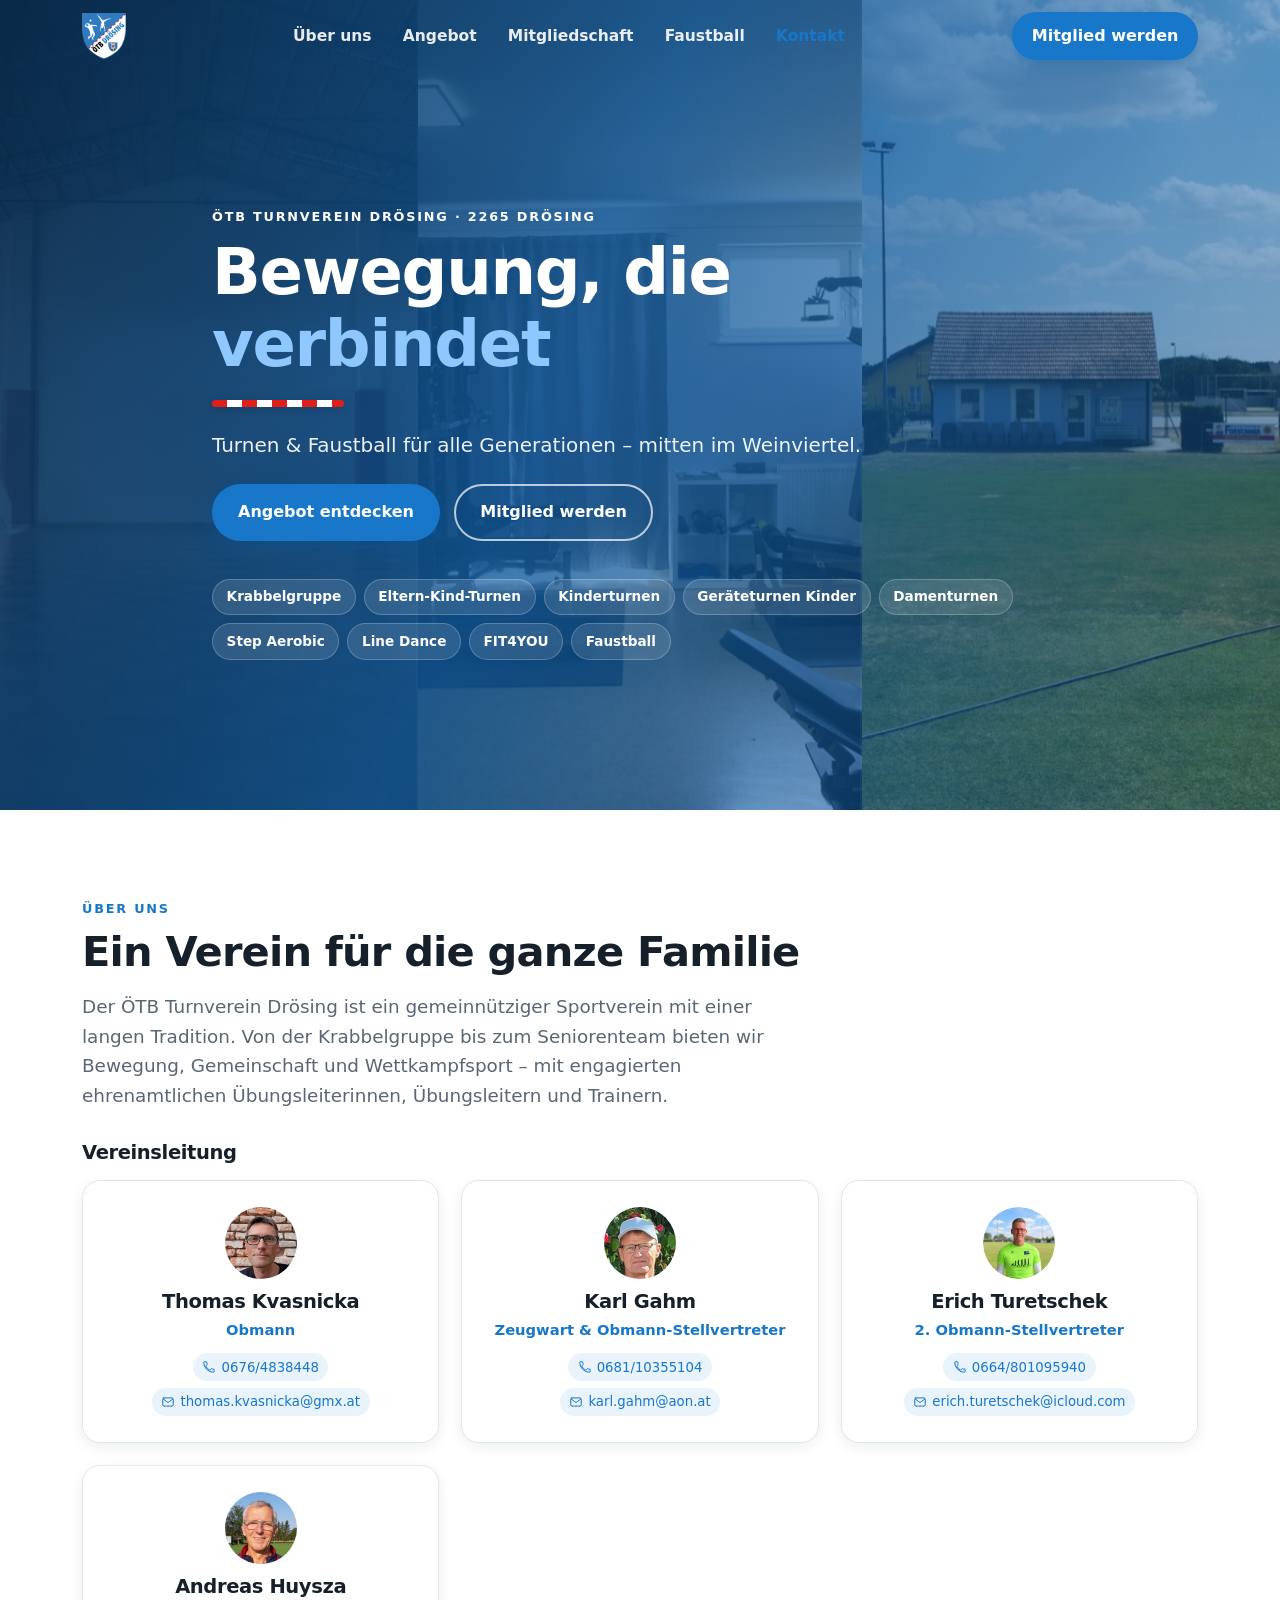
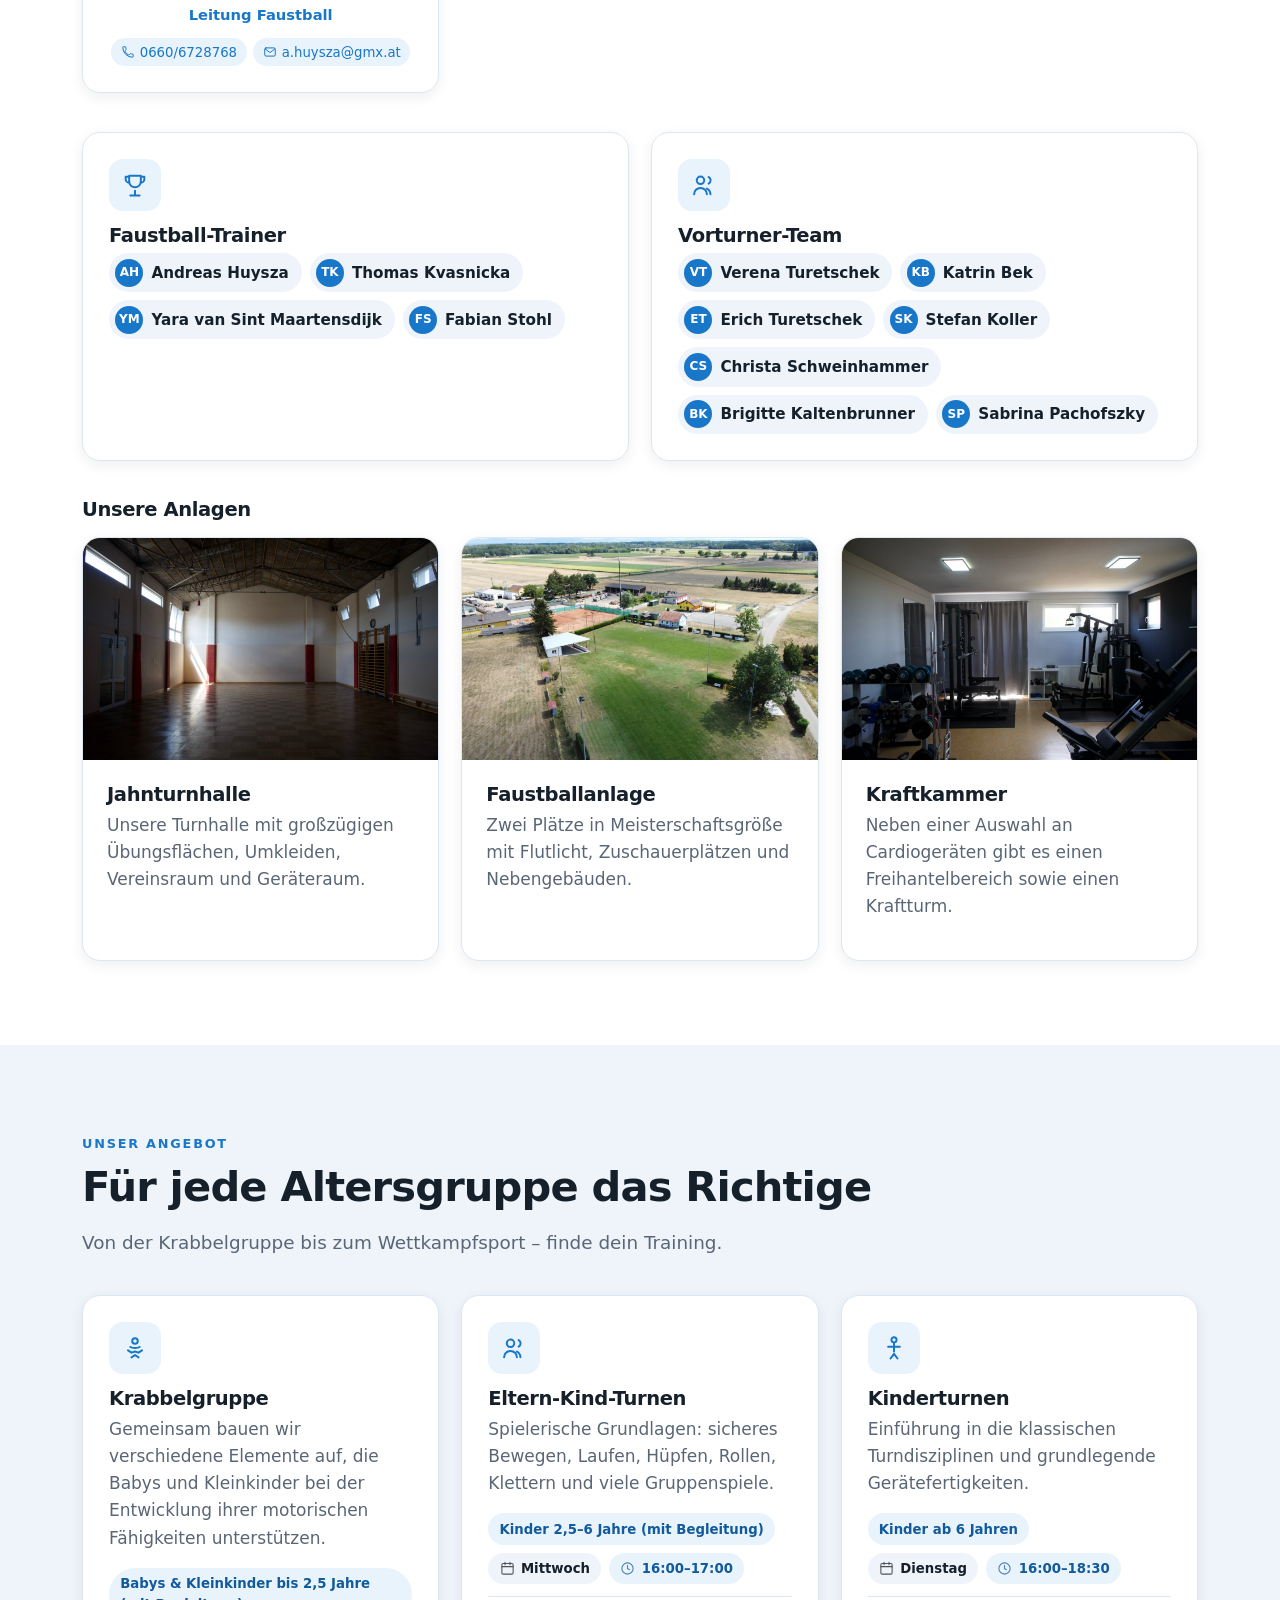
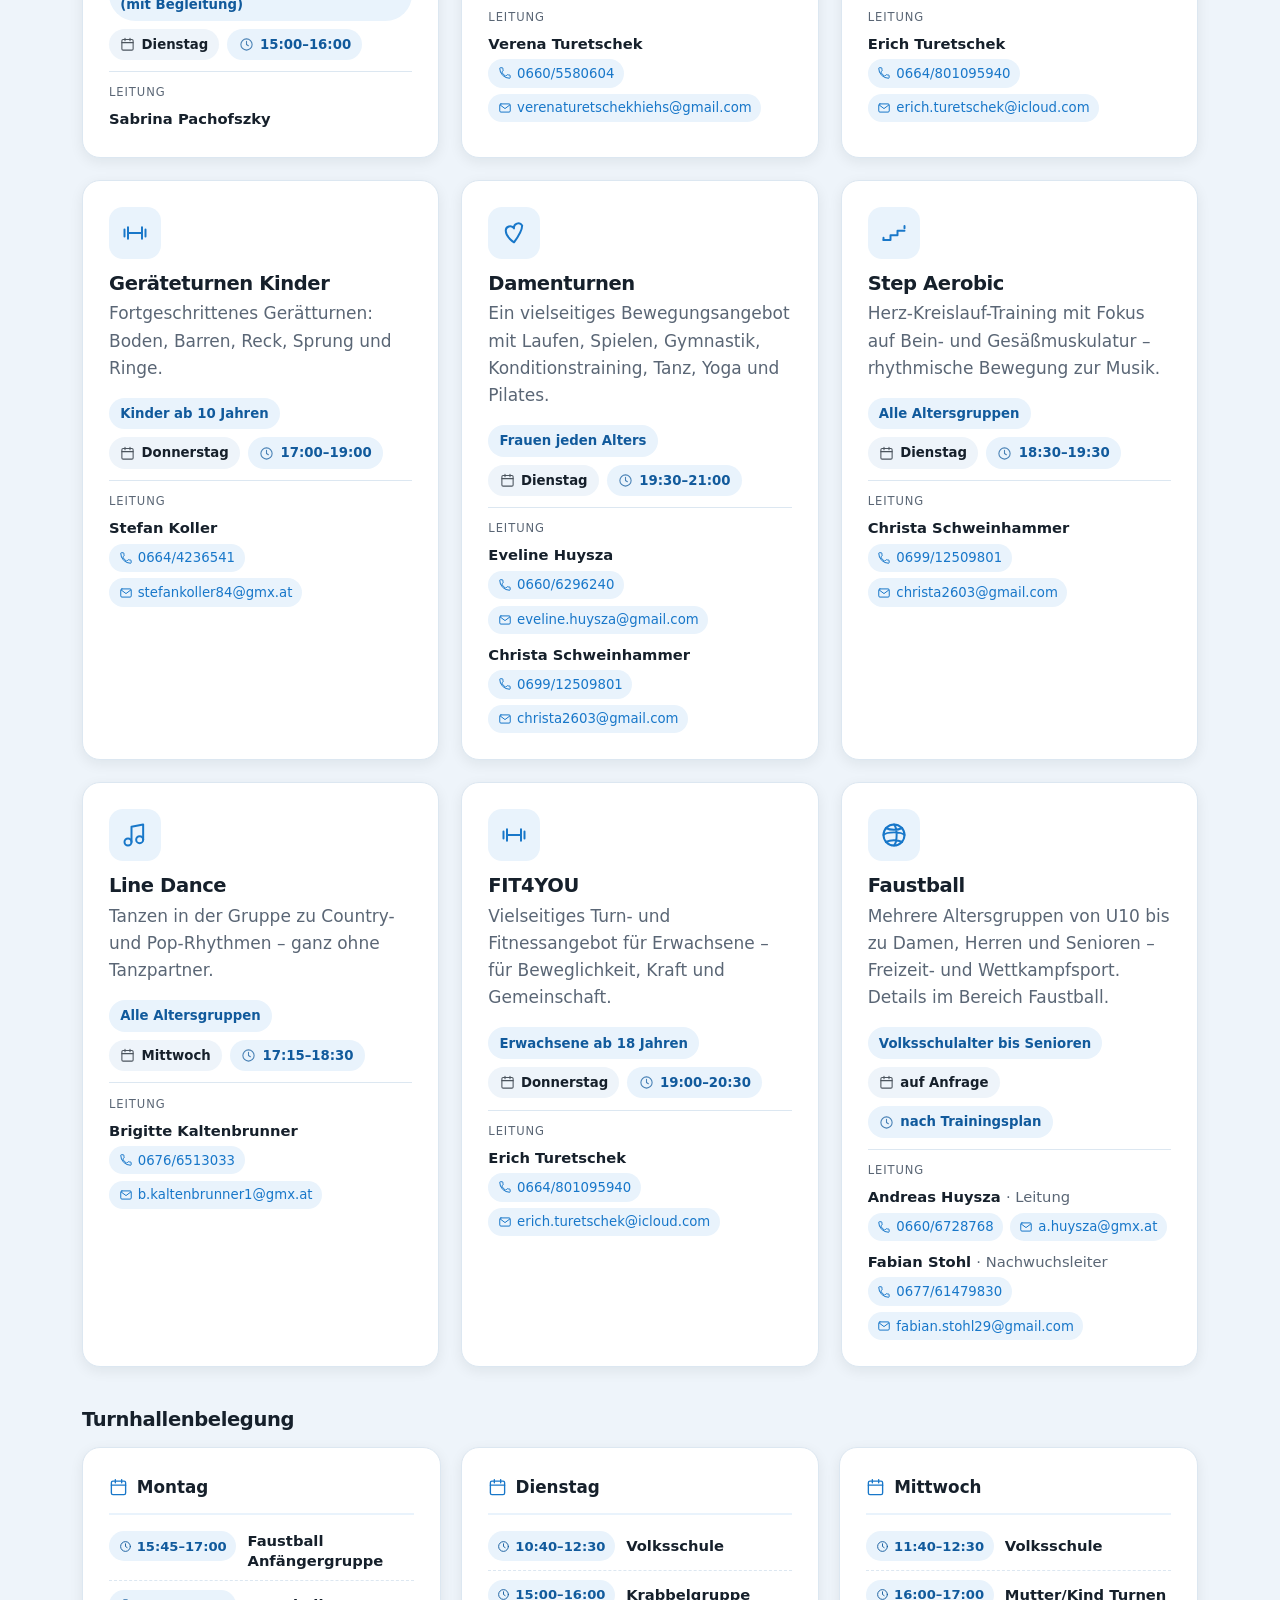
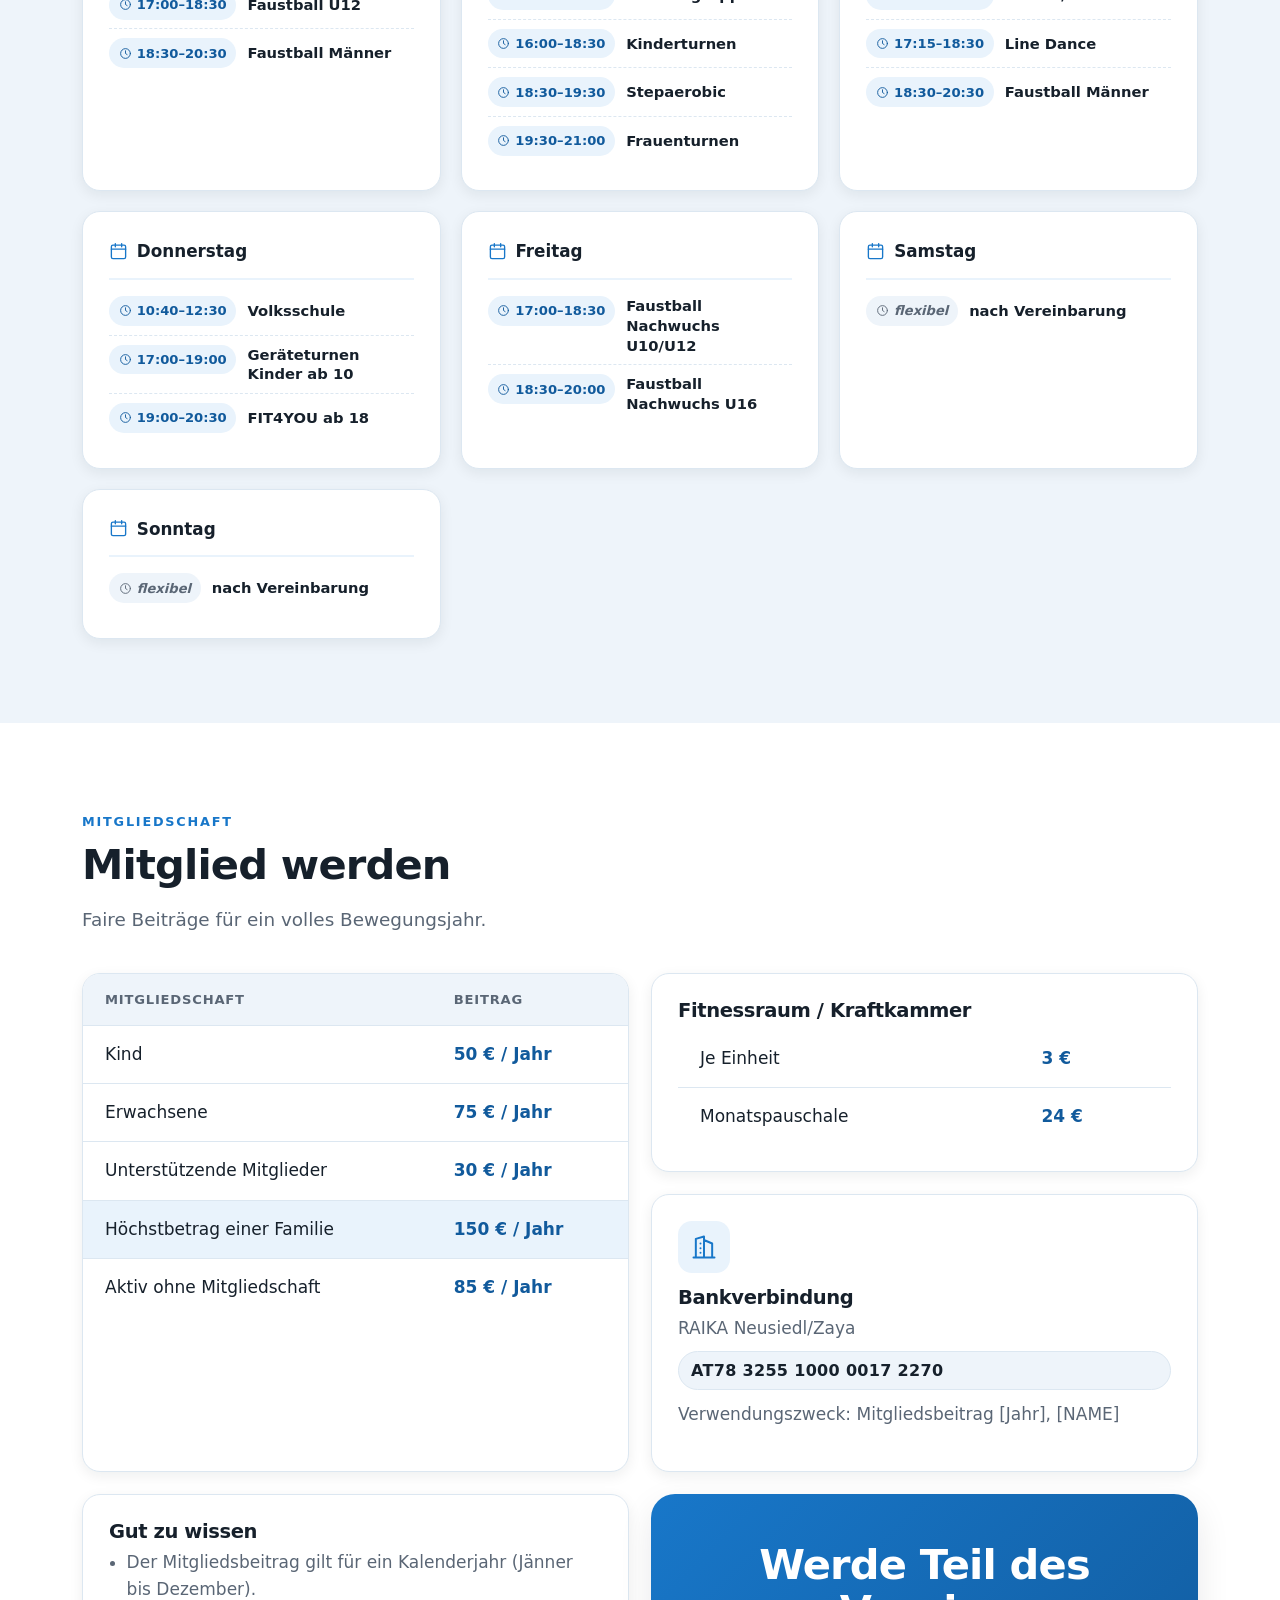
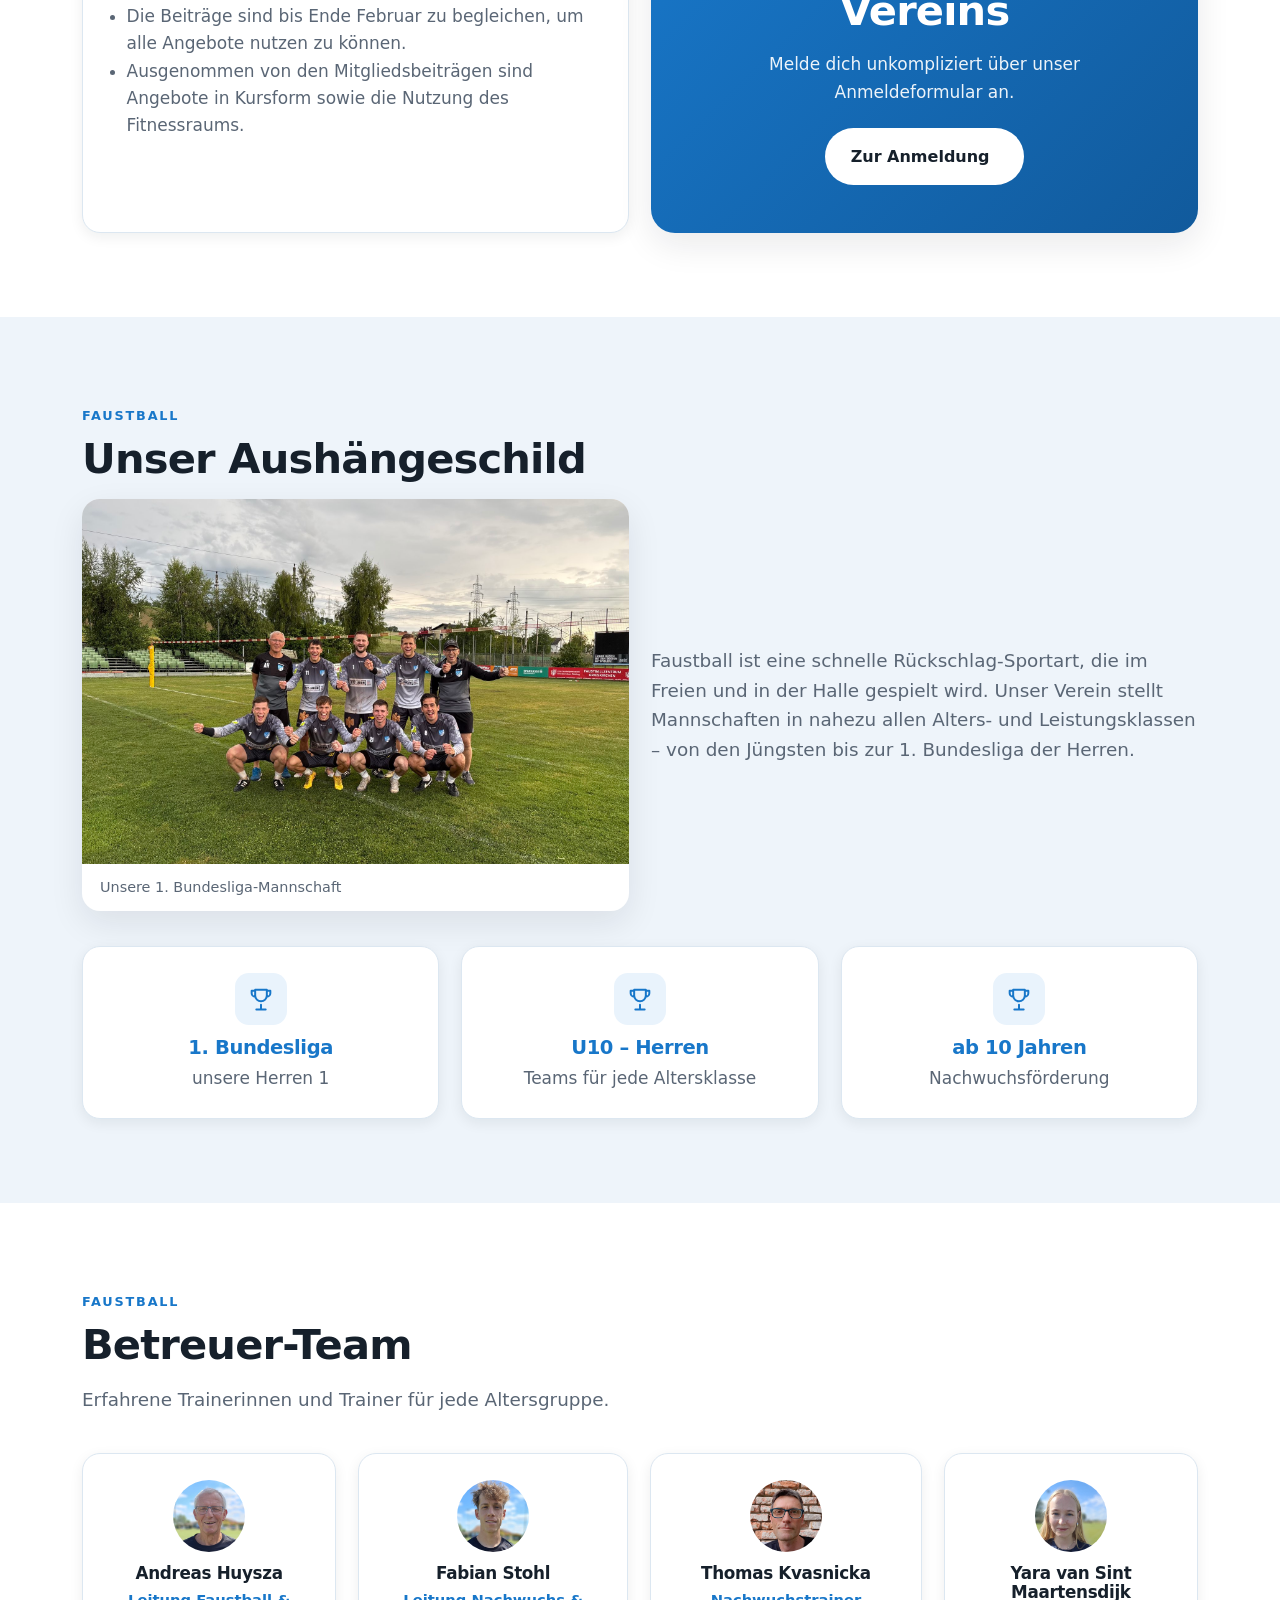
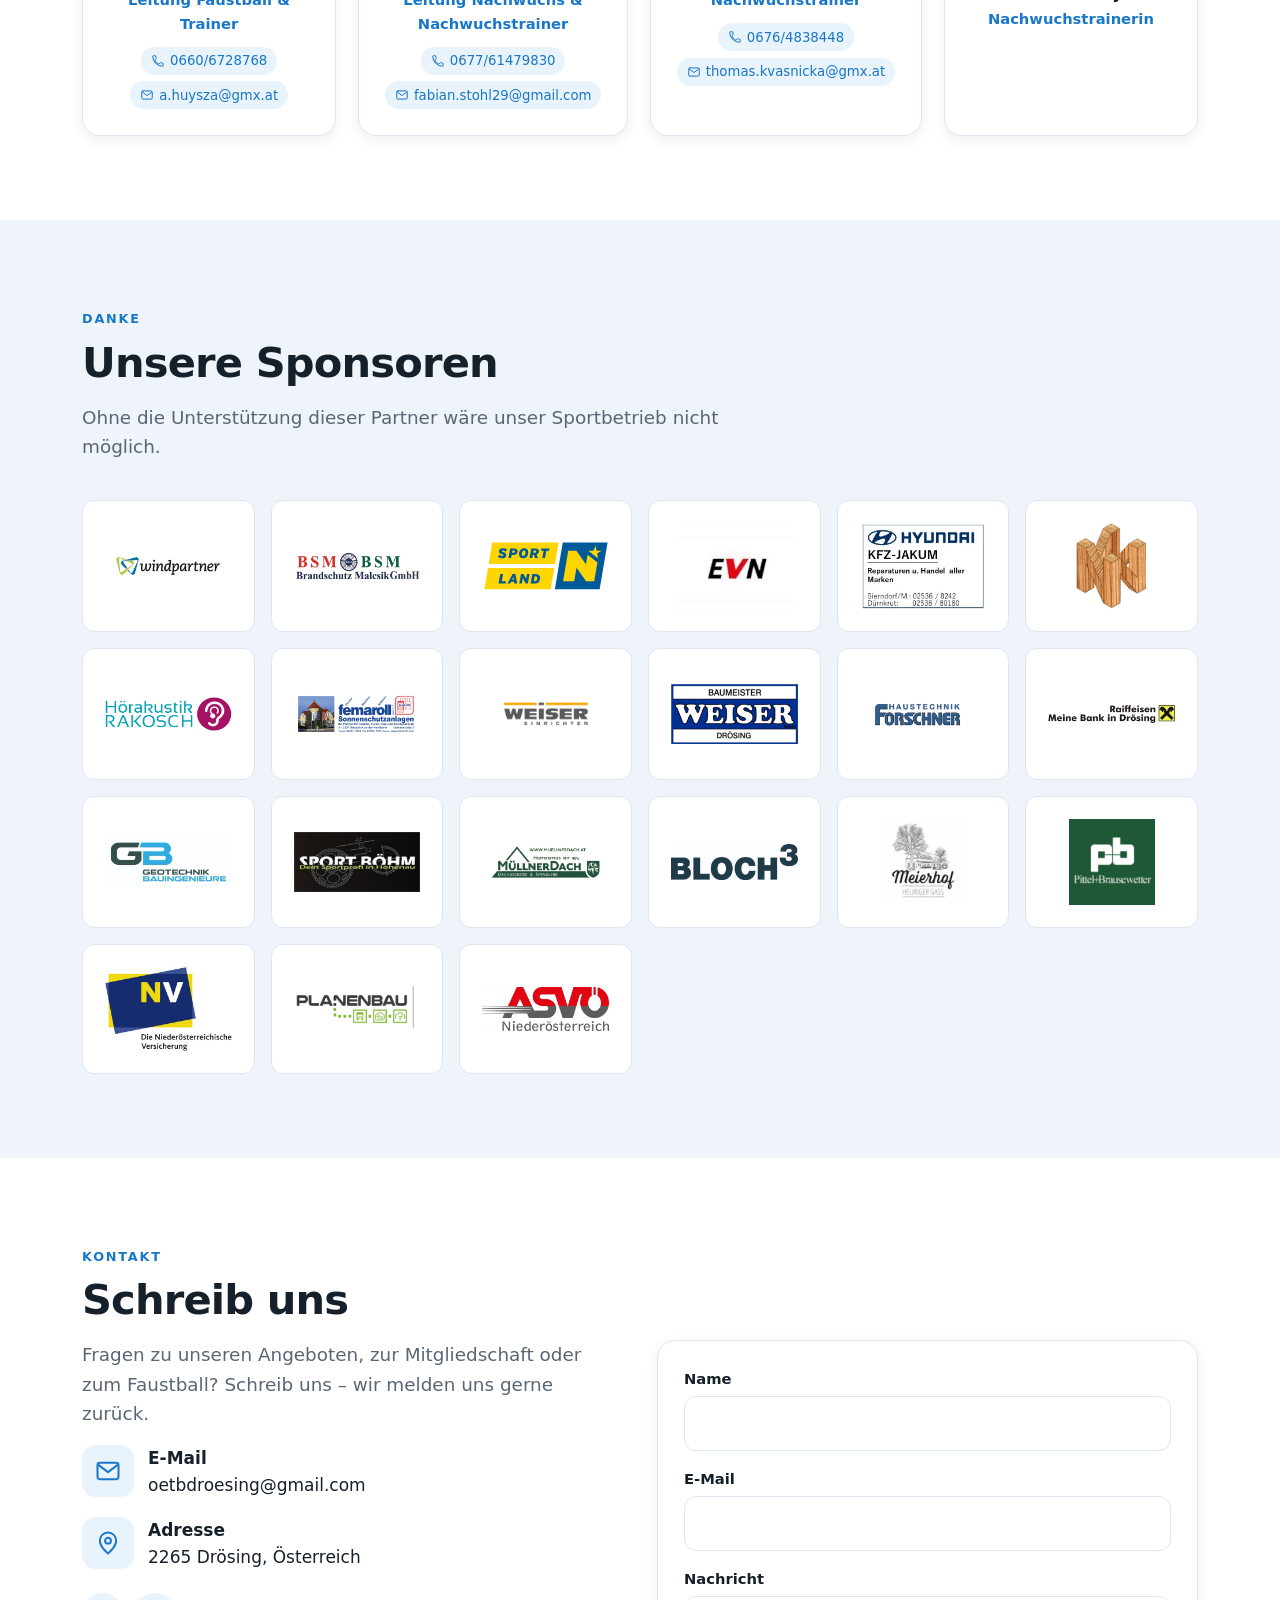
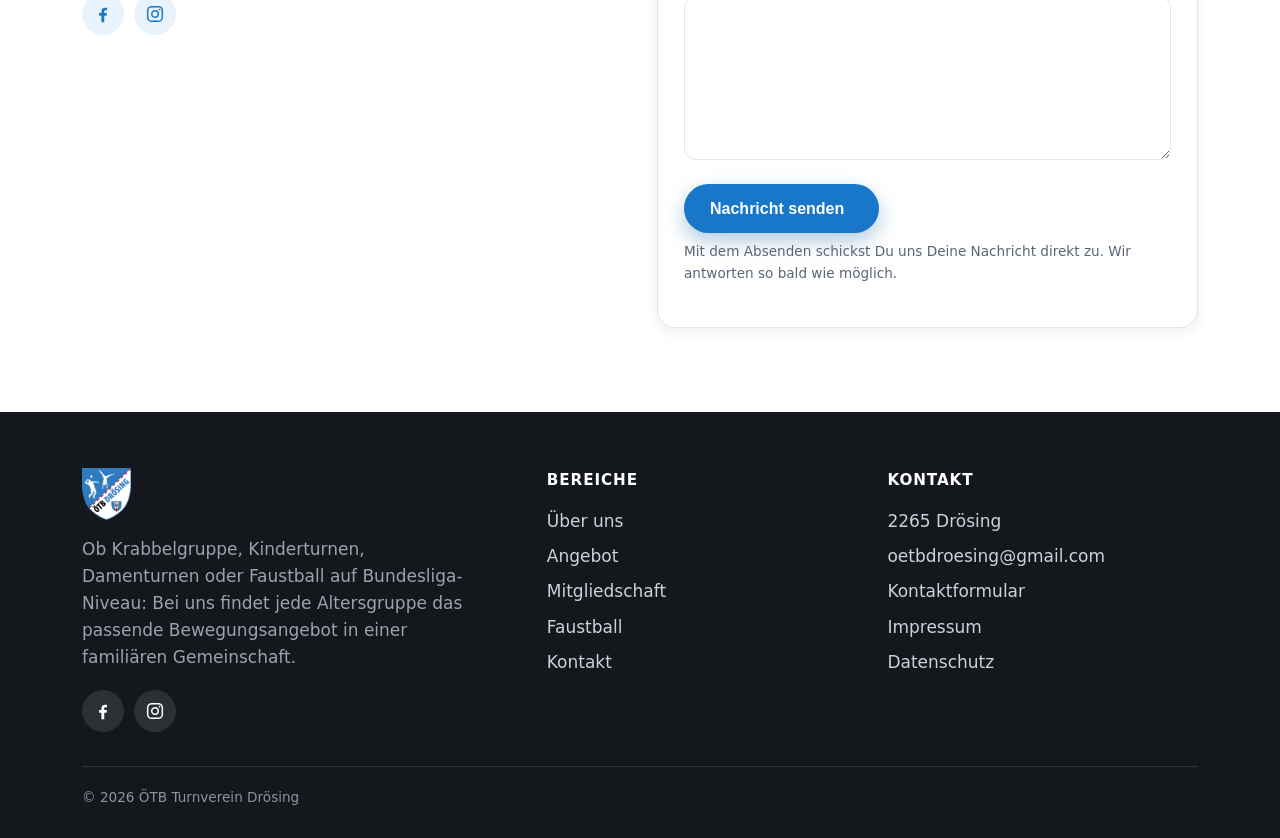
<file: index.html>
<!DOCTYPE html>
<html lang="de">
<head>
  <meta charset="UTF-8">
  <meta name="viewport" content="width=device-width, initial-scale=1">
  <title>ÖTB Turnverein Drösing – Turnen & Faustball</title>
  <meta name="description" content="ÖTB Turnverein Drösing – Turnen und Faustball für alle Generationen in 2265 Drösing. Angebote, Mitgliedschaft, Mannschaften und Kontakt.">
  <link rel="icon" type="image/png" href="assets/images/favicon.png">
  <link rel="stylesheet" href="assets/styles.css">
</head>
<body data-variant="onepager" data-page="start">

  <div data-render="header"></div>

  <main>
    <!-- HERO -->
    <header class="hero" id="start">
      <div class="hero-collage" aria-hidden="true">
        <span style="background-image:url(assets/images/anlagen/turnhalle.jpg)"></span>
        <span style="background-image:url(assets/images/anlagen/kraftraum.jpg)"></span>
        <span style="background-image:url(assets/images/anlagen/faustballplatz-hero.jpg)"></span>
      </div>
      <div class="container">
        <span class="eyebrow" style="color:#fff;opacity:.9">ÖTB Turnverein Drösing · 2265 Drösing</span>
        <h1>Bewegung, die <span class="slogan-accent">verbindet</span></h1>
        <span class="brand-rule"></span>
        <p data-text="verein.unterzeile">Turnen &amp; Faustball für alle Generationen.</p>
        <div class="hero-actions">
          <a class="btn btn-primary" href="#angebot">Angebot entdecken</a>
          <a class="btn btn-outline-light" href="#mitgliedschaft">Mitglied werden</a>
        </div>
        <div class="hero-badges" data-render="heroBadges"></div>
      </div>
    </header>

    <!-- ÜBER UNS -->
    <section class="section" id="ueber-uns">
      <div class="container">
        <span class="eyebrow">Über uns</span>
        <h2>Ein Verein für die ganze Familie</h2>
        <div data-render="ueberUnsText" style="margin-bottom:2rem"></div>
        <h3 style="margin-bottom:1rem">Vereinsleitung</h3>
        <div data-render="leitung" style="margin-bottom:2.4rem"></div>
        <div data-render="trainerVorturner" style="margin-bottom:2.4rem"></div>
        <h3 style="margin-bottom:1rem">Unsere Anlagen</h3>
        <div data-render="anlagen"></div>
      </div>
    </section>

    <!-- ANGEBOT -->
    <section class="section section--soft" id="angebot">
      <div class="container">
        <span class="eyebrow">Unser Angebot</span>
        <h2>Für jede Altersgruppe das Richtige</h2>
        <p class="lead">Von der Krabbelgruppe bis zum Wettkampfsport – finde dein Training.</p>
        <div data-render="angebote" style="margin-bottom:2.6rem"></div>
        <h3 style="margin-bottom:1rem">Turnhallenbelegung</h3>
        <div data-render="hallenplan"></div>
      </div>
    </section>

    <!-- MITGLIEDSCHAFT -->
    <section class="section" id="mitgliedschaft">
      <div class="container">
        <span class="eyebrow">Mitgliedschaft</span>
        <h2>Mitglied werden</h2>
        <p class="lead">Faire Beiträge für ein volles Bewegungsjahr.</p>
        <div data-render="mitgliedschaft"></div>
      </div>
    </section>

    <!-- FAUSTBALL -->
    <section class="section section--soft" id="faustball">
      <div class="container">
        <span class="eyebrow">Faustball</span>
        <h2>Unser Aushängeschild</h2>
        <div data-render="faustballIntro"></div>
      </div>
    </section>

    <section class="section">
      <div class="container">
        <span class="eyebrow">Faustball</span>
        <h2>Betreuer-Team</h2>
        <p class="lead">Erfahrene Trainerinnen und Trainer für jede Altersgruppe.</p>
        <div data-render="betreuer"></div>
      </div>
    </section>

    <section class="section section--soft" id="sponsoren">
      <div class="container">
        <span class="eyebrow">Danke</span>
        <h2>Unsere Sponsoren</h2>
        <p class="lead">Ohne die Unterstützung dieser Partner wäre unser Sportbetrieb nicht möglich.</p>
        <div data-render="sponsoren"></div>
      </div>
    </section>

    <!-- KONTAKT -->
    <section class="section" id="kontakt">
      <div class="container">
        <span class="eyebrow">Kontakt</span>
        <h2>Schreib uns</h2>
        <div data-render="kontakt"></div>
      </div>
    </section>
  </main>

  <div data-render="footer"></div>

  <script src="assets/app.js"></script>
</body>
</html>
</file>
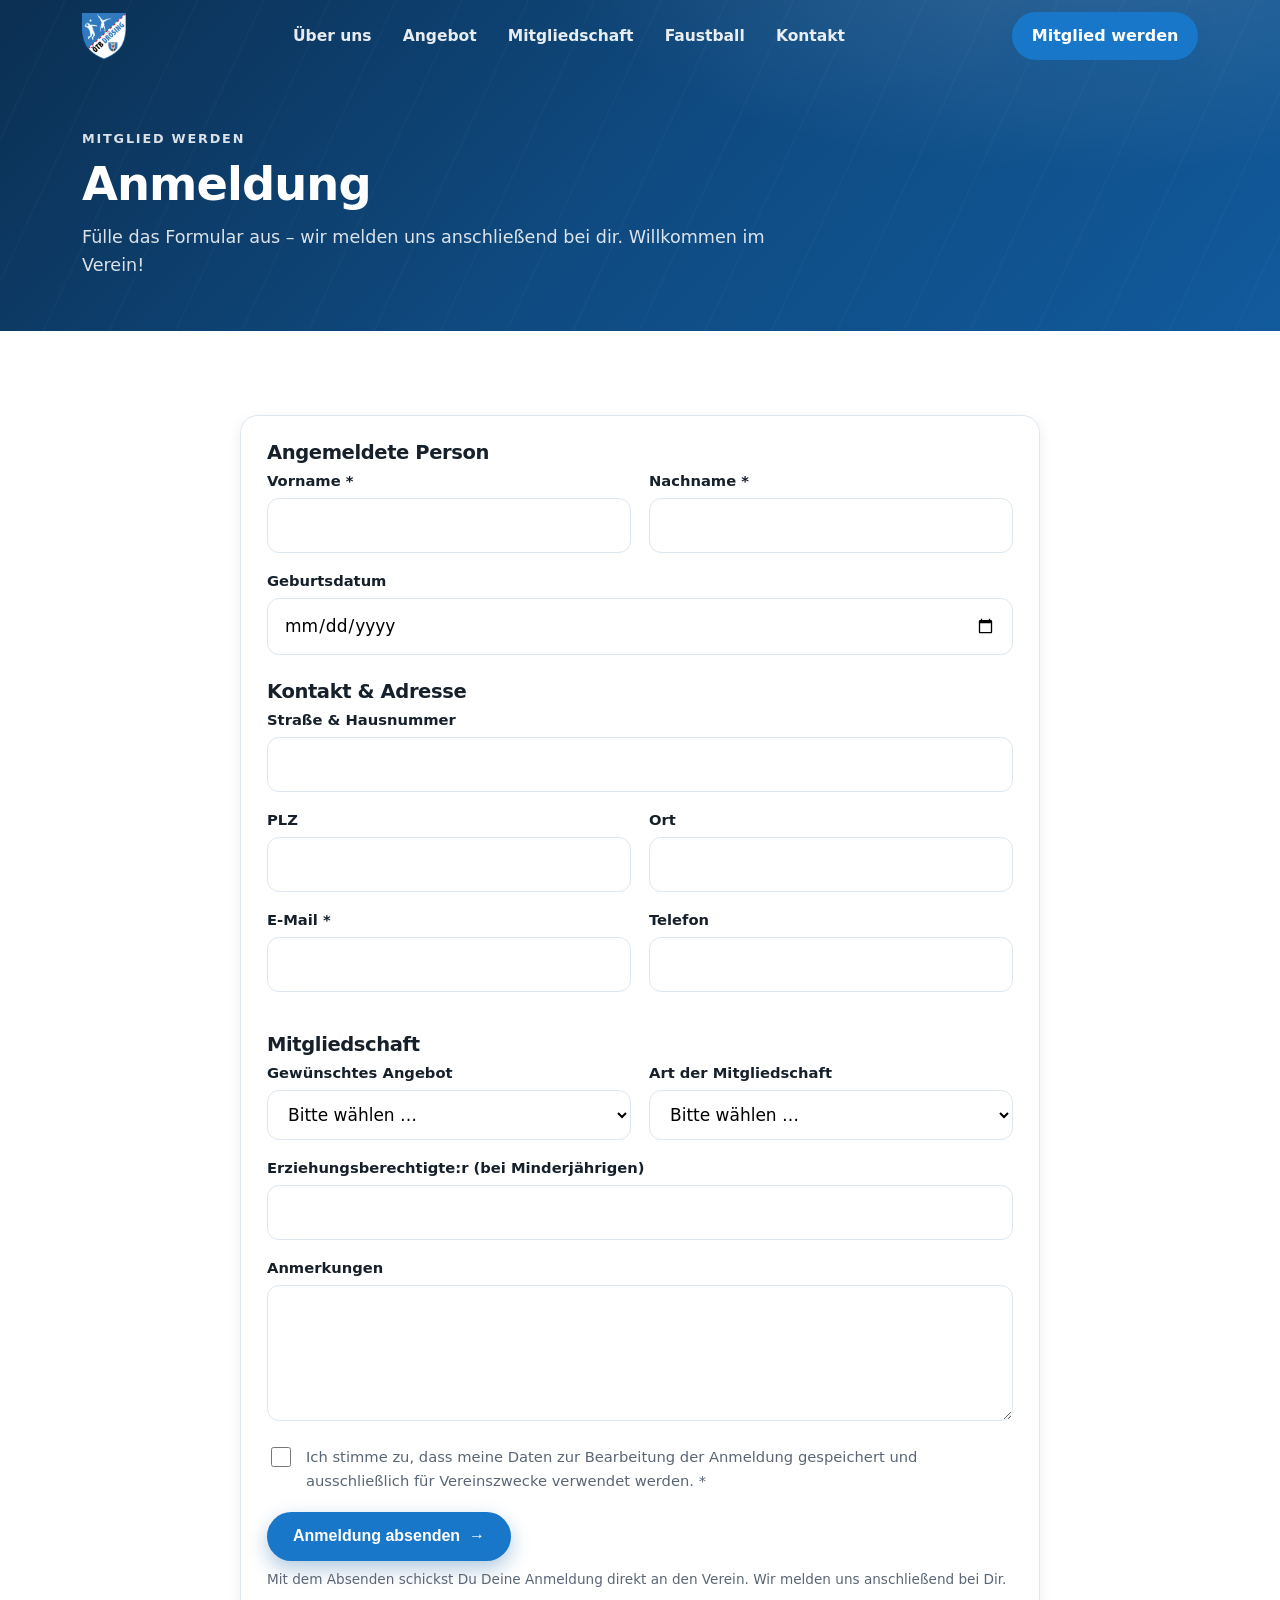
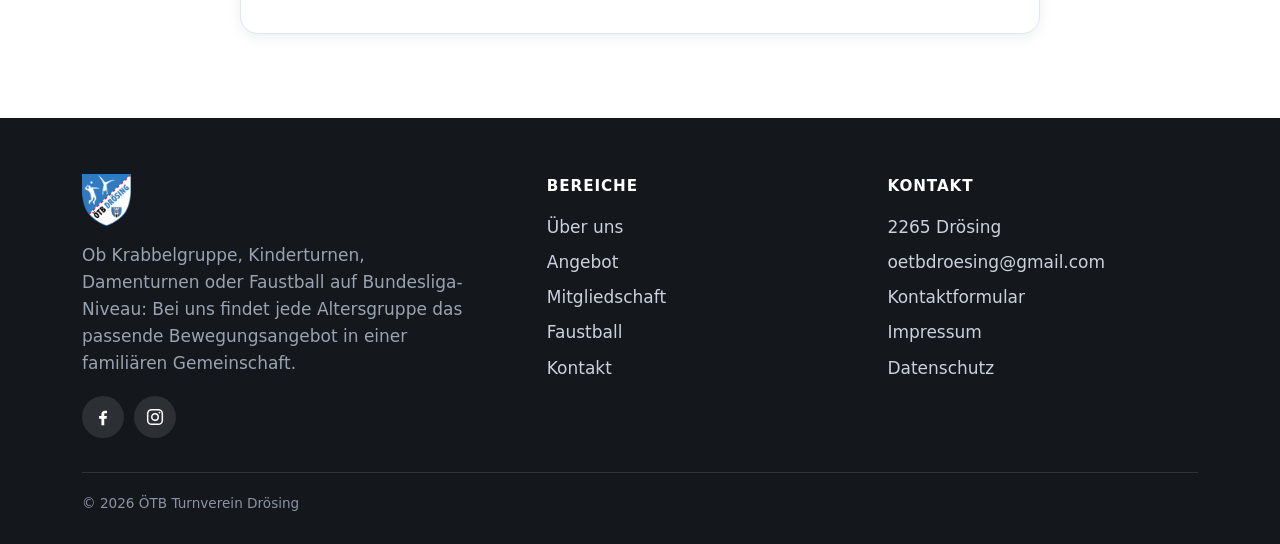
<file: anmeldung.html>
<!DOCTYPE html>
<html lang="de">
<head>
  <meta charset="UTF-8">
  <meta name="viewport" content="width=device-width, initial-scale=1">
  <title>Anmeldung – ÖTB Turnverein Drösing</title>
  <meta name="description" content="Online zum ÖTB Turnverein Drösing anmelden – Turnen und Faustball für alle Generationen.">
  <link rel="icon" type="image/png" href="assets/images/favicon.png">
  <link rel="stylesheet" href="assets/styles.css">
</head>
<body data-variant="subpage" data-page="anmeldung">

  <div data-render="header"></div>

  <main>
    <header class="page-header">
      <div class="container">
        <span class="eyebrow">Mitglied werden</span>
        <h1>Anmeldung</h1>
        <p>Fülle das Formular aus – wir melden uns anschließend bei dir. Willkommen im Verein!</p>
      </div>
    </header>

    <section class="section">
      <div class="container">
        <form class="card reveal js-form" data-subject="Neue Vereinsanmeldung"
              style="max-width:800px;margin:0 auto">

          <h3>Angemeldete Person</h3>
          <div class="form-row">
            <div class="form-field"><label for="an-vorname">Vorname *</label>
              <input id="an-vorname" name="vorname" required></div>
            <div class="form-field"><label for="an-nachname">Nachname *</label>
              <input id="an-nachname" name="nachname" required></div>
          </div>
          <div class="form-field"><label for="an-geburt">Geburtsdatum</label>
            <input id="an-geburt" name="geburtsdatum" type="date"></div>

          <h3 style="margin-top:1.6rem">Kontakt &amp; Adresse</h3>
          <div class="form-field"><label for="an-strasse">Straße &amp; Hausnummer</label>
            <input id="an-strasse" name="strasse"></div>
          <div class="form-row">
            <div class="form-field"><label for="an-plz">PLZ</label>
              <input id="an-plz" name="plz"></div>
            <div class="form-field"><label for="an-ort">Ort</label>
              <input id="an-ort" name="ort"></div>
          </div>
          <div class="form-row">
            <div class="form-field"><label for="an-mail">E-Mail *</label>
              <input id="an-mail" name="email" type="email" required></div>
            <div class="form-field"><label for="an-tel">Telefon</label>
              <input id="an-tel" name="telefon" type="tel"></div>
          </div>

          <h3 style="margin-top:1.6rem">Mitgliedschaft</h3>
          <div class="form-row">
            <div class="form-field"><label for="an-angebot">Gewünschtes Angebot</label>
              <select id="an-angebot" name="angebot" data-render="angebotOptions"></select></div>
            <div class="form-field"><label for="an-art">Art der Mitgliedschaft</label>
              <select id="an-art" name="mitgliedschaft">
                <option value="">Bitte wählen …</option>
                <option>Kind</option>
                <option>Erwachsene</option>
                <option>Familie</option>
                <option>Förderndes Mitglied</option>
                <option>Aktiv ohne Mitgliedschaft</option>
              </select></div>
          </div>
          <div class="form-field"><label for="an-erz">Erziehungsberechtigte:r (bei Minderjährigen)</label>
            <input id="an-erz" name="erziehungsberechtigt"></div>
          <div class="form-field"><label for="an-anmerkung">Anmerkungen</label>
            <textarea id="an-anmerkung" name="anmerkung" rows="4"></textarea></div>

          <label class="form-check">
            <input id="an-dsgvo" name="datenschutz" type="checkbox" required>
            <span>Ich stimme zu, dass meine Daten zur Bearbeitung der Anmeldung
              gespeichert und ausschließlich für Vereinszwecke verwendet werden. *</span>
          </label>

          <button class="btn btn-primary" type="submit" style="margin-top:1.2rem">
            Anmeldung absenden <span aria-hidden="true">→</span></button>
          <p class="form-note">Mit dem Absenden schickst Du Deine Anmeldung direkt an den
            Verein. Wir melden uns anschließend bei Dir.</p>
        </form>
      </div>
    </section>
  </main>

  <div data-render="footer"></div>
  <script src="assets/app.js"></script>
</body>
</html>
</file>
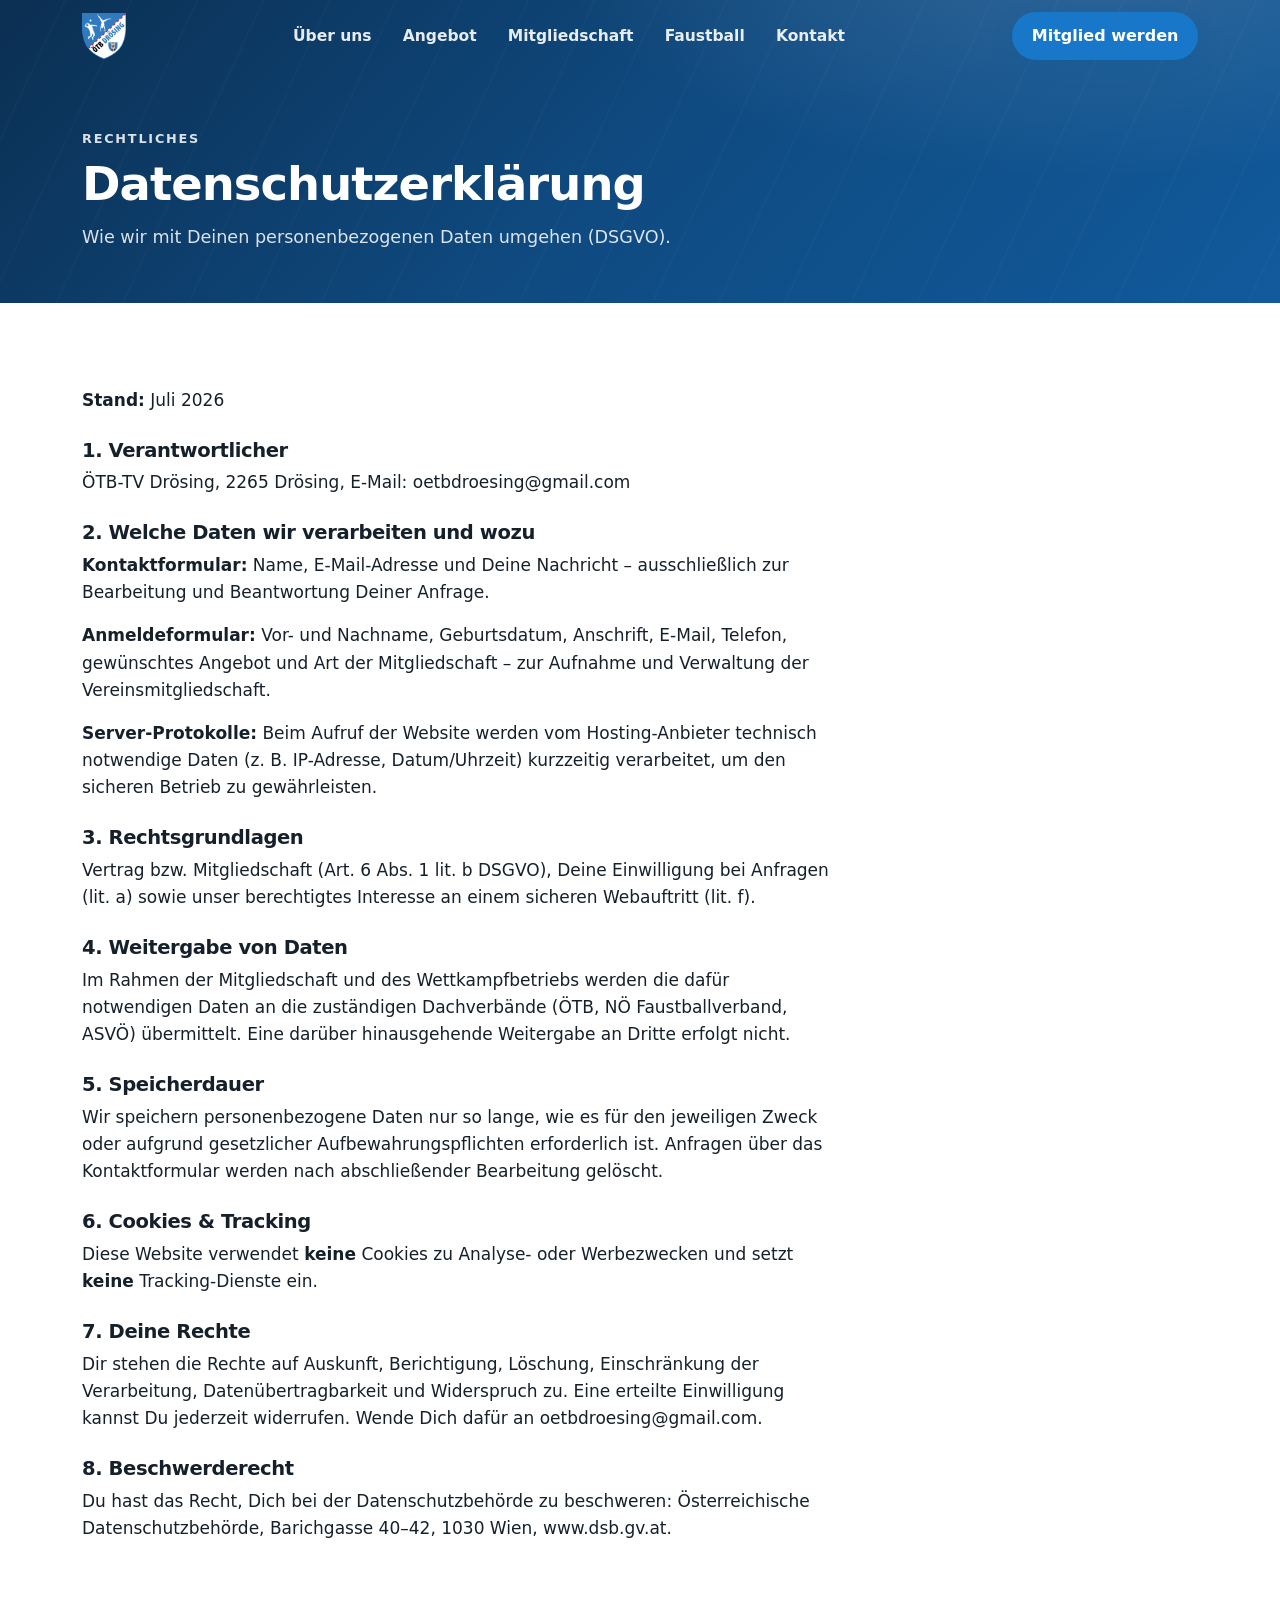
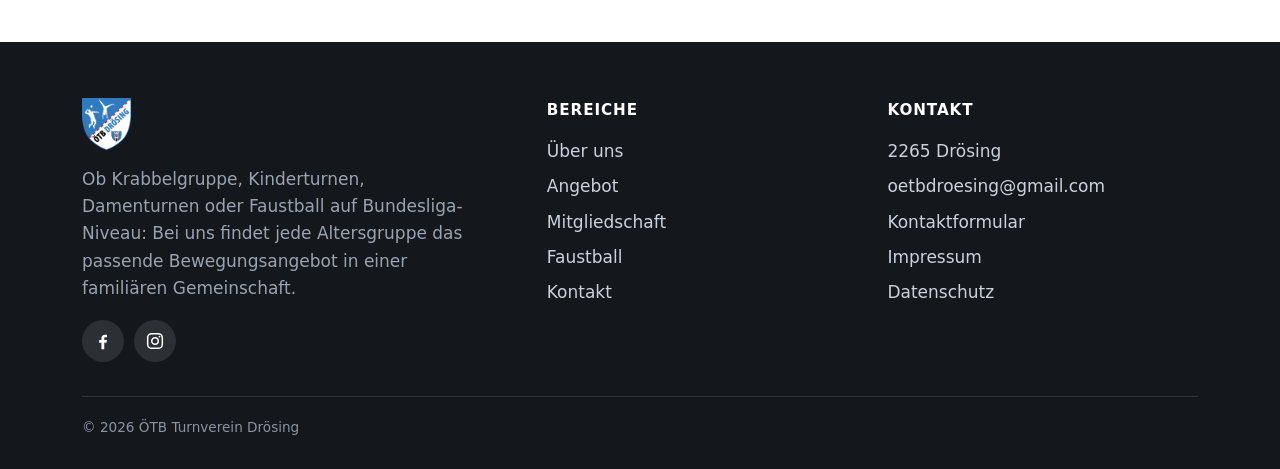
<file: datenschutz.html>
<!DOCTYPE html>
<html lang="de">
<head>
  <meta charset="UTF-8">
  <meta name="viewport" content="width=device-width, initial-scale=1">
  <title>Datenschutzerklärung – ÖTB Turnverein Drösing</title>
  <meta name="description" content="Datenschutzerklärung des ÖTB-TV Drösing gemäß DSGVO.">
  <link rel="icon" type="image/png" href="assets/images/favicon.png">
  <link rel="stylesheet" href="assets/styles.css">
</head>
<body data-variant="subpage" data-page="datenschutz">

  <div data-render="header"></div>

  <main>
    <header class="page-header">
      <div class="container">
        <span class="eyebrow">Rechtliches</span>
        <h1>Datenschutzerklärung</h1>
        <p>Wie wir mit Deinen personenbezogenen Daten umgehen (DSGVO).</p>
      </div>
    </header>

    <section class="section">
      <div class="container">
        <div data-render="datenschutz"></div>
      </div>
    </section>
  </main>

  <div data-render="footer"></div>
  <script src="assets/app.js"></script>
</body>
</html>
</file>
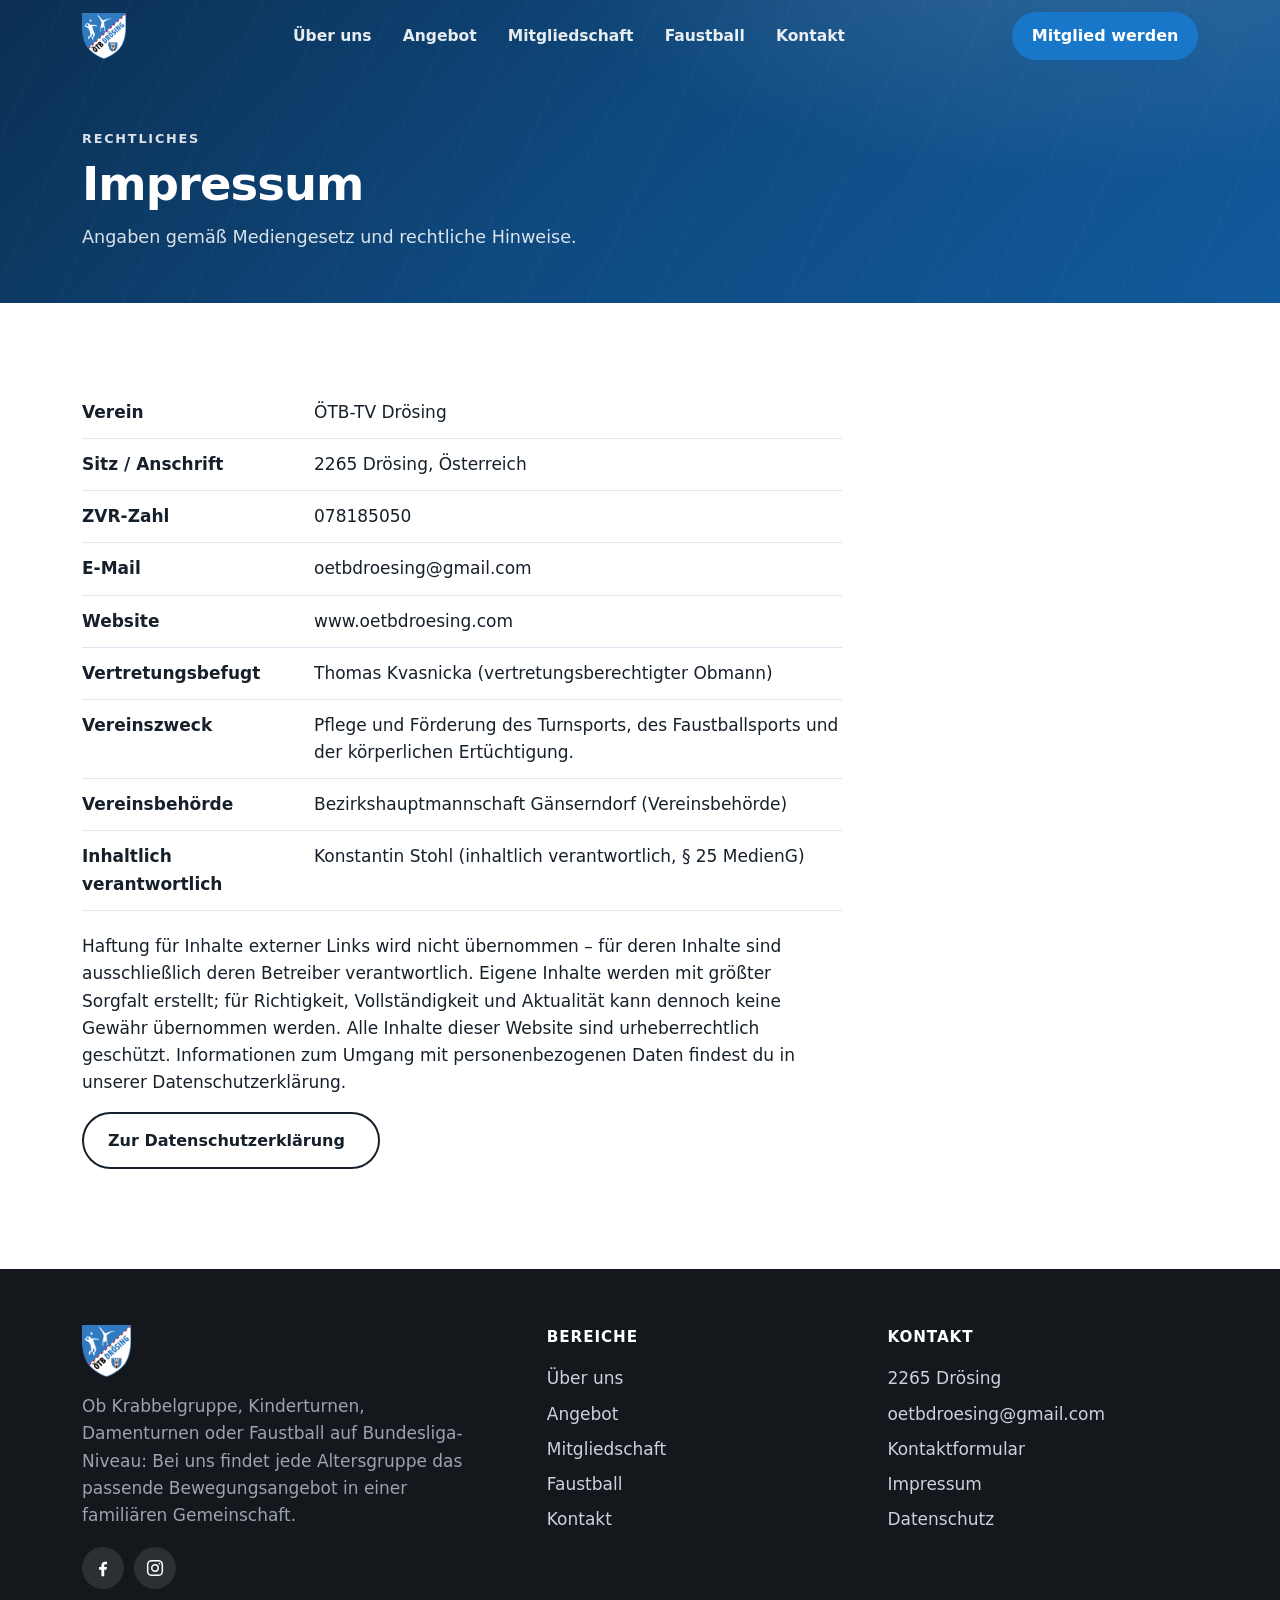
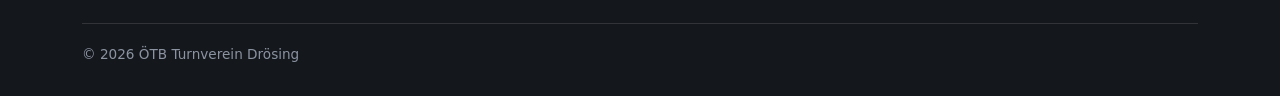
<file: impressum.html>
<!DOCTYPE html>
<html lang="de">
<head>
  <meta charset="UTF-8">
  <meta name="viewport" content="width=device-width, initial-scale=1">
  <title>Impressum – ÖTB Turnverein Drösing</title>
  <meta name="description" content="Impressum und rechtliche Hinweise des ÖTB-TV Drösing.">
  <link rel="icon" type="image/png" href="assets/images/favicon.png">
  <link rel="stylesheet" href="assets/styles.css">
</head>
<body data-variant="subpage" data-page="impressum">

  <div data-render="header"></div>

  <main>
    <header class="page-header">
      <div class="container">
        <span class="eyebrow">Rechtliches</span>
        <h1>Impressum</h1>
        <p>Angaben gemäß Mediengesetz und rechtliche Hinweise.</p>
      </div>
    </header>

    <section class="section">
      <div class="container">
        <div data-render="impressum"></div>
      </div>
    </section>
  </main>

  <div data-render="footer"></div>
  <script src="assets/app.js"></script>
</body>
</html>
</file>
<file: assets/styles.css>
/* =====================================================================
   DESIGN / AUSSEHEN  –  ÖTB Turnverein Drösing
   =====================================================================
   Diese Datei steuert das komplette Aussehen (Farben, Abstände, Schrift).
   Für Textänderungen brauchst du sie NICHT – dafür ist content.js da.

   >>> Ganze Website umfärben? <<<  Nur den Wert von  --accent  ändern.
   ===================================================================== */

:root{
  --accent:        #1877c9;   /* Vereins-Blau (aus dem Logo) – hier umfärben          */
  --accent-dark:   #115a9c;   /* dunkleres Blau für Hover/Verläufe                    */
  --accent-soft:   #e9f3fc;   /* sehr helles Blau für Flächen                         */
  --accent-2:      #e11f1a;   /* Rot-Akzent (Österreich-Streifen im Logo), sparsam    */
  --navy:          #0b2f52;   /* tiefes Dunkelblau für Hero/Overlays                  */

  --ink:      #16202b;        /* Textfarbe (leicht blaustichig)   */
  --muted:    #5a6675;        /* gedämpfter Text                  */
  --bg:       #ffffff;        /* Seitenhintergrund                */
  --bg-soft:  #eef4fa;        /* leichte Blau-Fläche              */
  --line:     #dce7f1;        /* Trennlinien/Ränder               */

  --radius:   18px;
  --radius-sm:12px;
  --shadow:   0 12px 34px rgba(20,24,31,.09);
  --shadow-sm:0 4px 14px rgba(20,24,31,.07);
  --maxw:     1160px;
  --nav-h:    72px;

  --font: ui-sans-serif, system-ui, -apple-system, "Segoe UI", Roboto,
          Helvetica, Arial, "Apple Color Emoji", sans-serif;
}

/* --- Grundlagen ----------------------------------------------------- */
*{ box-sizing:border-box; }
html{ scroll-behavior:smooth; }
body{
  margin:0; font-family:var(--font); color:var(--ink); background:var(--bg);
  line-height:1.6; -webkit-font-smoothing:antialiased; font-size:17px;
}
img{ max-width:100%; display:block; }
a{ color:inherit; text-decoration:none; }

h1,h2,h3{ line-height:1.12; margin:0 0 .4em; letter-spacing:-.02em; font-weight:800; }
h1{ font-size:clamp(2.2rem, 6vw, 4rem); }
h2{ font-size:clamp(1.7rem, 3.6vw, 2.6rem); }
h3{ font-size:1.22rem; }
p{ margin:0 0 1rem; }

.container{ width:100%; max-width:var(--maxw); margin:0 auto; padding:0 22px; }
.section{ padding:84px 0; scroll-margin-top:var(--nav-h); }
.section--soft{ background:var(--bg-soft); }
.center{ text-align:center; }

.eyebrow{
  display:inline-block; font-size:.8rem; font-weight:800; letter-spacing:.14em;
  text-transform:uppercase; color:var(--accent); margin-bottom:.6rem;
}
.lead{ font-size:1.15rem; color:var(--muted); max-width:60ch; }
.section > .container > .lead{ margin-bottom:2.4rem; }

/* --- Buttons -------------------------------------------------------- */
.btn{
  display:inline-flex; align-items:center; gap:.55rem; cursor:pointer;
  font-weight:700; font-size:1rem; padding:.85rem 1.5rem; border-radius:999px;
  border:2px solid transparent; transition:transform .15s ease, background .2s ease,
  box-shadow .2s ease, color .2s; white-space:nowrap;
}
.btn:active{ transform:translateY(1px); }
.btn-primary{ background:var(--accent); color:#fff; box-shadow:0 8px 20px rgba(17,90,156,.32); }
.btn-primary:hover{ background:var(--accent-dark); transform:translateY(-2px); }
.btn-ghost{ background:transparent; border-color:currentColor; color:var(--ink); }
.btn-ghost:hover{ background:var(--ink); color:#fff; }
.btn-light{ background:#fff; color:var(--ink); }
.btn-light:hover{ transform:translateY(-2px); box-shadow:var(--shadow-sm); }
.btn-outline-light{ border-color:rgba(255,255,255,.7); color:#fff; }
.btn-outline-light:hover{ background:#fff; color:var(--ink); }

/* --- Navigation ----------------------------------------------------- */
.nav{
  position:fixed; top:0; left:0; right:0; height:var(--nav-h); z-index:50;
  display:flex; align-items:center; transition:background .25s, box-shadow .25s;
}
.nav .container{ display:flex; align-items:center; justify-content:space-between; gap:1rem; }
.nav.solid{ background:rgba(255,255,255,.92); backdrop-filter:blur(10px);
  box-shadow:0 1px 0 var(--line); }
.brand{ display:flex; align-items:center; gap:.6rem; }
.brand-logo{ height:46px; width:auto; display:block; transition:transform .18s; }
.brand:hover .brand-logo{ transform:scale(1.04); }
.nav.on-hero:not(.solid){ color:#fff; }
.footer .brand-logo{ height:52px; }

.nav-links{ display:flex; align-items:center; gap:.35rem; list-style:none; margin:0; padding:0; }
.nav-links a{
  padding:.5rem .8rem; border-radius:999px; font-weight:600; font-size:.97rem;
  color:inherit; opacity:.9; transition:background .18s, opacity .18s; white-space:nowrap;
}
.nav-links a:hover{ opacity:1; background:rgba(127,127,127,.12); }
.nav-links a.active{ color:var(--accent); opacity:1; }
.nav .btn{ padding:.6rem 1.1rem; }

.nav-toggle{ display:none; background:none; border:0; cursor:pointer; padding:8px;
  color:inherit; }
.nav-toggle svg{ width:28px; height:28px; }

/* --- Hero ----------------------------------------------------------- */
.hero{
  position:relative; min-height:90vh; display:flex; align-items:center;
  color:#fff; overflow:hidden; padding:calc(var(--nav-h) + 44px) 0 64px;
  background:var(--navy);
}
.hero-collage{  /* 3-teilige Foto-Collage mit sanftem Zoom (Ken-Burns) */
  position:absolute; inset:-2%; z-index:0; display:grid; grid-template-columns:repeat(3,1fr);
  animation:heroZoom 30s ease-in-out infinite alternate;
}
.hero-collage span{ background-size:cover; background-position:center;
  border-right:2px solid rgba(255,255,255,.08); }
.hero-collage span:last-child{ border-right:0; }
@media (max-width:600px){ .hero-collage{ grid-template-columns:1fr; }
  .hero-collage span:nth-child(1), .hero-collage span:nth-child(2){ display:none; } }
.hero::after{  /* Blau-Overlay für lesbaren Text */
  content:""; position:absolute; inset:0; z-index:1; pointer-events:none;
  background:linear-gradient(112deg,
    rgba(9,42,74,.95) 0%, rgba(17,90,156,.82) 44%, rgba(17,90,156,.36) 100%);
}
.hero .container{ position:relative; z-index:2; max-width:900px; }
.hero h1{ margin-bottom:.15em; }
.hero .slogan-accent{ color:#8ec8ff; }
.hero p{ font-size:1.25rem; max-width:52ch; color:rgba(255,255,255,.92); }
/* Rot-weißer Streifen als Marken-Nod zum Logo */
.brand-rule{ display:block; width:132px; height:7px; margin:20px 0 22px; border-radius:4px;
  background:repeating-linear-gradient(90deg, var(--accent-2) 0 15px, #fff 15px 30px);
  box-shadow:0 2px 10px rgba(0,0,0,.18); }
.hero-actions{ display:flex; flex-wrap:wrap; gap:.9rem; margin-top:1.4rem; }
.hero-badges{ display:flex; flex-wrap:wrap; gap:.5rem; margin-top:2.4rem; }
/* Sanfte Einblend-Animation der Hero-Inhalte */
.hero .eyebrow{ animation:fadeUp .7s .00s both; }
.hero h1{ animation:fadeUp .7s .08s both; }
.hero .brand-rule{ animation:growLine .8s .28s both; }
.hero p{ animation:fadeUp .7s .34s both; }
.hero-actions{ animation:fadeUp .7s .46s both; }
.hero-badges{ animation:fadeUp .7s .58s both; }
@keyframes heroZoom{ from{ transform:scale(1); } to{ transform:scale(1.09); } }
@keyframes fadeUp{ from{ opacity:0; transform:translateY(22px); } to{ opacity:1; transform:none; } }
@keyframes growLine{ from{ opacity:0; width:0; } to{ opacity:1; width:132px; } }
.hero-badges span{
  font-size:.85rem; font-weight:600; padding:.4rem .85rem; border-radius:999px;
  background:rgba(255,255,255,.12); border:1px solid rgba(255,255,255,.22);
}

/* --- Slim-Header für Unterseiten (Prototyp B) ----------------------- */
.page-header{
  background:
    radial-gradient(900px 400px at 85% -20%, rgba(255,255,255,.14), transparent 60%),
    linear-gradient(135deg, var(--navy) 0%, #0f4a80 50%, var(--accent-dark) 100%);
  color:#fff; padding:calc(var(--nav-h) + 52px) 0 52px; position:relative; overflow:hidden;
}
.page-header::after{ content:""; position:absolute; inset:0; opacity:.5; pointer-events:none;
  background:repeating-linear-gradient(115deg, transparent 0 58px, rgba(255,255,255,.035) 58px 60px); }
.page-header .container{ position:relative; z-index:2; }
.page-header .eyebrow{ color:#fff; opacity:.85; }
.page-header h1{ font-size:clamp(1.9rem,4vw,2.9rem); margin-bottom:.25em; }
.page-header p{ color:rgba(255,255,255,.85); max-width:62ch; margin:0; font-size:1.1rem; }

/* --- Icon-Größen in kleinen Elementen ------------------------------- */
.chip svg{ width:15px; height:15px; flex:0 0 auto; opacity:.75; }

/* --- Karten & Raster ------------------------------------------------ */
.grid{ display:grid; gap:22px; }
.grid-2{ grid-template-columns:repeat(2,1fr); }
.grid-3{ grid-template-columns:repeat(3,1fr); }
.grid-4{ grid-template-columns:repeat(4,1fr); }

.card{
  background:#fff; border:1px solid var(--line); border-radius:var(--radius);
  padding:26px; box-shadow:var(--shadow-sm); transition:transform .18s, box-shadow .18s;
}
.card:hover{ transform:translateY(-4px); box-shadow:var(--shadow); }
.card h3{ margin-bottom:.35rem; }
.card .muted{ color:var(--muted); }

.icon-badge{
  width:52px; height:52px; border-radius:14px; background:var(--accent-soft);
  color:var(--accent); display:grid; place-items:center; margin-bottom:14px;
}
.icon-badge svg{ width:28px; height:28px; }

/* Angebot-Karten */
.offer .meta{ display:flex; flex-wrap:wrap; gap:.5rem; margin:.5rem 0 .2rem; }
.chip{
  display:inline-flex; align-items:center; gap:.4rem; font-size:.83rem; font-weight:600;
  padding:.32rem .7rem; border-radius:999px; background:var(--bg-soft); color:var(--ink);
}
.chip.accent{ background:var(--accent-soft); color:var(--accent-dark); }
.chip.time{ background:var(--accent-soft); color:var(--accent-dark); }
.offer .leitung{ font-size:.92rem; color:var(--muted); margin-top:.7rem;
  border-top:1px solid var(--line); padding-top:.7rem; }
.leitung-label{ display:block; font-size:.72rem; text-transform:uppercase; letter-spacing:.08em;
  color:var(--muted); margin-bottom:.35rem; }
.leiter{ display:flex; flex-direction:column; gap:.25rem; margin-bottom:.55rem; }
.leiter:last-child{ margin-bottom:0; }
.leiter-name{ font-weight:700; color:var(--ink); }
.leiter-rolle{ font-weight:400; color:var(--muted); }
.leiter-kontakt{ display:flex; flex-wrap:wrap; gap:.4rem; }
.kontakt-link{ display:inline-flex; align-items:center; gap:.32rem; font-size:.83rem;
  color:var(--accent); background:var(--accent-soft); padding:.22rem .6rem; border-radius:999px;
  transition:background .15s, color .15s; }
.kontakt-link svg{ width:14px; height:14px; flex:0 0 auto; }
.kontakt-link:hover{ background:var(--accent); color:#fff; }

/* Personen-Chips / Listen */
.tags{ display:flex; flex-wrap:wrap; gap:.45rem; }
.tag{ font-size:.9rem; padding:.35rem .75rem; border-radius:999px; background:var(--bg-soft);
  border:1px solid var(--line); }

.people{ display:flex; flex-wrap:wrap; gap:.5rem; list-style:none; margin:.4rem 0 0; padding:0; }
.people li{ display:flex; align-items:center; gap:.5rem; font-weight:600; font-size:.95rem;
  background:var(--bg-soft); border-radius:999px; padding:.35rem .8rem .35rem .4rem; }
.avatar{ width:28px; height:28px; border-radius:50%; background:var(--accent);
  color:#fff; display:grid; place-items:center; font-size:.75rem; font-weight:800; flex:0 0 auto; }

/* Leitung-Karten */
.leader{ text-align:center; }
.leader .avatar-lg{ width:72px; height:72px; border-radius:50%; margin:0 auto 12px;
  background:linear-gradient(135deg,var(--accent),var(--accent-dark)); color:#fff;
  display:grid; place-items:center; font-size:1.5rem; font-weight:800; }
.leader .rolle{ color:var(--accent); font-weight:700; font-size:.92rem; }

/* --- Tabellen ------------------------------------------------------- */
.table-card{ overflow:hidden; padding:0; }
table.data{ width:100%; border-collapse:collapse; }
table.data th, table.data td{ text-align:left; padding:15px 22px; border-bottom:1px solid var(--line); }
table.data th{ background:var(--bg-soft); font-size:.82rem; text-transform:uppercase;
  letter-spacing:.06em; color:var(--muted); }
table.data tr:last-child td{ border-bottom:0; }
table.data td.price{ font-weight:800; color:var(--accent-dark); white-space:nowrap; }
.price-highlight td{ background:var(--accent-soft); }

/* Turnhallenbelegung */
.plan-grid{ display:grid; grid-template-columns:repeat(auto-fit,minmax(270px,1fr)); gap:20px; }
.plan-day h4{
  display:flex; align-items:center; gap:.55rem; margin:0 0 1rem; padding-bottom:.8rem;
  border-bottom:2px solid var(--accent-soft); font-size:1.05rem; font-weight:800; color:var(--ink);
}
.plan-day h4 svg{ width:19px; height:19px; color:var(--accent); flex:0 0 auto; }
.plan-row{
  display:flex; align-items:flex-start; flex-wrap:wrap; gap:.35rem .7rem; padding:.55rem 0;
  border-top:1px dashed var(--line);
}
.plan-row:first-of-type{ border-top:0; padding-top:0; }
.plan-time{
  display:inline-flex; align-items:center; gap:.32rem; flex:0 0 auto; font-size:.82rem; font-weight:700;
  color:var(--accent-dark); background:var(--accent-soft); padding:.28rem .6rem; border-radius:999px;
  white-space:nowrap;
}
.plan-time svg{ width:13px; height:13px; }
.plan-time--flex{ color:var(--muted); background:var(--bg-soft); font-style:italic; font-weight:600; }
.plan-group{
  flex:1 1 140px; min-width:0; font-size:.92rem; color:var(--ink); font-weight:600;
  overflow-wrap:anywhere; line-height:1.35; align-self:center;
}

/* --- Faustball ------------------------------------------------------ */
.team{ }
.team .liga{ display:inline-block; font-size:.8rem; font-weight:700; color:#fff;
  background:var(--accent); padding:.25rem .7rem; border-radius:999px; margin-bottom:.6rem; }
.team .liga.nachwuchs{ background:#5b9bd5; }
.team .coaches{ font-size:.9rem; color:var(--muted); margin:.2rem 0 .8rem; }

.match{ display:flex; align-items:center; gap:16px; padding:14px 0; border-bottom:1px solid var(--line); }
.match:last-child{ border-bottom:0; }
.match .date{ text-align:center; min-width:64px; }
.match .date b{ display:block; font-size:1.15rem; }
.match .date span{ font-size:.78rem; color:var(--muted); }
.match .who{ font-weight:700; }
.match .where{ font-size:.85rem; color:var(--muted); }
.match .badge-home{ margin-left:auto; font-size:.75rem; font-weight:700; padding:.3rem .7rem;
  border-radius:999px; background:var(--accent-soft); color:var(--accent-dark); }
.match .badge-away{ margin-left:auto; font-size:.75rem; font-weight:700; padding:.3rem .7rem;
  border-radius:999px; background:var(--bg-soft); color:var(--muted); }

.sponsors{ display:grid; grid-template-columns:repeat(auto-fill,minmax(165px,1fr)); gap:16px; }
.sponsor{
  display:flex; align-items:center; justify-content:center; min-height:130px; padding:22px;
  background:#fff; border:1px solid var(--line); border-radius:var(--radius-sm);
  transition:transform .18s, box-shadow .18s;
}
.sponsor img{ max-width:100%; max-height:86px; width:auto; height:auto; object-fit:contain; }
.sponsor .sponsor-name{ font-weight:700; color:var(--muted); text-align:center; }
.sponsor:hover{ transform:translateY(-4px); box-shadow:var(--shadow); }
.sponsor-link{ display:block; }

/* --- Kontakt -------------------------------------------------------- */
.contact-grid{ display:grid; grid-template-columns:1fr 1fr; gap:34px; align-items:start; }
.contact-info .item{ display:flex; gap:14px; align-items:flex-start; margin-bottom:18px; }
.contact-info .icon-badge{ margin:0; flex:0 0 auto; }
.form-field{ margin-bottom:16px; }
.form-field label{ display:block; font-weight:600; font-size:.92rem; margin-bottom:.35rem; }
.form-field input, .form-field textarea, .form-field select{
  width:100%; padding:.8rem 1rem; border:1px solid var(--line); border-radius:var(--radius-sm);
  font:inherit; background:#fff; }
.form-field input:focus, .form-field textarea:focus, .form-field select:focus{ outline:2px solid var(--accent); border-color:transparent; }
.form-note{ font-size:.85rem; color:var(--muted); margin-top:.5rem; }
.form-row{ display:grid; grid-template-columns:1fr 1fr; gap:0 18px; }
@media (max-width:560px){ .form-row{ grid-template-columns:1fr; } }
.form-check{ display:flex; gap:12px; align-items:flex-start; font-size:.92rem; color:var(--muted); }
.form-check input{ width:20px; height:20px; margin-top:2px; flex:0 0 auto; accent-color:var(--accent); }

/* --- News ----------------------------------------------------------- */
.news .date{ font-size:.8rem; font-weight:700; color:var(--accent-2); text-transform:uppercase;
  letter-spacing:.05em; }

/* --- Callout / CTA -------------------------------------------------- */
.callout{
  border-radius:calc(var(--radius) + 6px); padding:48px; text-align:center; color:#fff;
  background:linear-gradient(135deg,var(--accent) 0%, var(--accent-dark) 100%);
  box-shadow:var(--shadow);
}
.callout h2{ color:#fff; }
.callout p{ color:rgba(255,255,255,.92); max-width:52ch; margin:0 auto 1.4rem; }

/* --- Footer --------------------------------------------------------- */
.footer{ background:#14171c; color:#cbd2dc; padding:56px 0 30px; }
.footer a{ color:#cbd2dc; }
.footer a:hover{ color:#fff; }
.footer-top{ display:grid; grid-template-columns:1.4fr 1fr 1fr; gap:30px; margin-bottom:34px; }
.footer h4{ color:#fff; font-size:.95rem; text-transform:uppercase; letter-spacing:.06em; margin:0 0 1rem; }
.footer ul{ list-style:none; margin:0; padding:0; }
.footer li{ margin-bottom:.5rem; }
.footer .brand .logo{ background:var(--accent); }
.footer-bottom{ border-top:1px solid rgba(255,255,255,.12); padding-top:20px;
  display:flex; flex-wrap:wrap; justify-content:space-between; gap:10px; font-size:.85rem;
  color:#8b93a1; }

/* --- Impressum ------------------------------------------------------ */
.legal{ max-width:760px; }
.legal .row{ display:grid; grid-template-columns:220px 1fr; gap:12px; padding:12px 0;
  border-bottom:1px solid var(--line); }
.legal .row b{ color:var(--ink); }
@media (max-width:560px){ .legal .row{ grid-template-columns:1fr; gap:2px; } }

/* --- Scroll-Einblenden ---------------------------------------------- */
.reveal{ opacity:0; transform:translateY(22px); transition:opacity .6s ease, transform .6s ease; }
.reveal.in{ opacity:1; transform:none; }
@media (prefers-reduced-motion:reduce){
  .reveal{ opacity:1; transform:none; transition:none; }
  .hero::before, .hero .eyebrow, .hero h1, .hero p,
  .hero-actions, .hero-badges, .brand-rule{ animation:none !important; }
  html{ scroll-behavior:auto; }
}

/* --- Chooser (Startseite index.html) -------------------------------- */
.chooser{ min-height:100vh; display:flex; align-items:center; padding:60px 0;
  background:linear-gradient(135deg,#1b1f27,var(--accent-dark)); color:#fff; }
.chooser .cards{ display:grid; grid-template-columns:1fr 1fr; gap:24px; margin-top:36px; }
.choose-card{ background:rgba(255,255,255,.06); border:1px solid rgba(255,255,255,.18);
  border-radius:var(--radius); padding:32px; transition:transform .18s, background .18s; }
.choose-card:hover{ transform:translateY(-4px); background:rgba(255,255,255,.1); }
.choose-card .tagnum{ font-size:.8rem; font-weight:800; letter-spacing:.12em; color:var(--accent);
  text-transform:uppercase; }
.choose-card h2{ color:#fff; margin:.3rem 0 .5rem; }
.choose-card p{ color:rgba(255,255,255,.82); }
.choose-preview{ height:150px; border-radius:12px; margin:16px 0; overflow:hidden;
  border:1px solid rgba(255,255,255,.16);
  background:linear-gradient(135deg,#2a2016,var(--accent-dark)); position:relative; }
.choose-preview.multi{ background:var(--bg-soft); }

/* --- Foto-Karten (Anlagen) ------------------------------------------ */
.card--media{ padding:0; overflow:hidden; }
.card-photo{ aspect-ratio:16/10; overflow:hidden; }
.card-photo img{ width:100%; height:100%; object-fit:cover; display:block; transition:transform .35s ease; }
.card--media:hover .card-photo img{ transform:scale(1.05); }
.card-photo--ph{ display:grid; place-items:center; color:#fff;
  background:linear-gradient(135deg,var(--accent),var(--accent-dark)); }
.card-photo--ph svg{ width:48px; height:48px; opacity:.92; }
.card--media .card-body{ padding:24px; }

/* --- Personen-Fotos (Leitung / Betreuer) ---------------------------- */
.leader .avatar-lg{ overflow:hidden; }
.leader .avatar-lg.has-photo{ background:none; }
.leader .avatar-lg img{ width:100%; height:100%; object-fit:cover; }

/* --- Faustball-Foto ------------------------------------------------- */
.faustball-photo{ margin:0; border-radius:var(--radius); overflow:hidden; box-shadow:var(--shadow); background:#fff; }
.faustball-photo img{ width:100%; object-fit:cover; display:block; aspect-ratio:3/2; }
.faustball-photo figcaption{ padding:12px 18px; font-size:.9rem; color:var(--muted); }

/* --- Social-Media-Icons --------------------------------------------- */
.social{ display:flex; gap:10px; flex-wrap:wrap; }
.social a{ width:42px; height:42px; border-radius:50%; display:grid; place-items:center;
  background:var(--accent-soft); color:var(--accent); transition:transform .15s, background .15s, color .15s; }
.social a:hover{ transform:translateY(-2px); background:var(--accent); color:#fff; }
.social svg{ width:20px; height:20px; }
.social-contact{ margin-top:22px; }
.social-footer{ margin-top:18px; }
.social-footer a{ background:rgba(255,255,255,.1); color:#fff; }
.social-footer a:hover{ background:var(--accent); color:#fff; }

/* --- Responsiv ------------------------------------------------------ */
@media (max-width:900px){
  .grid-3,.grid-4{ grid-template-columns:repeat(2,1fr); }
  .footer-top{ grid-template-columns:1fr 1fr; }
}
@media (max-width:760px){
  .nav-links{
    position:fixed; inset:var(--nav-h) 0 auto 0; flex-direction:column; align-items:stretch;
    background:#fff; color:var(--ink); padding:12px; gap:2px; box-shadow:var(--shadow);
    border-top:1px solid var(--line); display:none;
  }
  .nav-links.open{ display:flex; }
  .nav-links a{ padding:.85rem 1rem; border-radius:12px; }
  .nav-links .btn{ margin-top:6px; justify-content:center; }
  .nav-toggle{ display:inline-flex; }
  .nav .nav-cta-desktop{ display:none; }
  .grid-2,.grid-3,.grid-4{ grid-template-columns:1fr; }
  .contact-grid{ grid-template-columns:1fr; }
  .chooser .cards{ grid-template-columns:1fr; }
  .footer-top{ grid-template-columns:1fr; }
  .section{ padding:60px 0; }
  .callout{ padding:34px 22px; }
}
</file>
